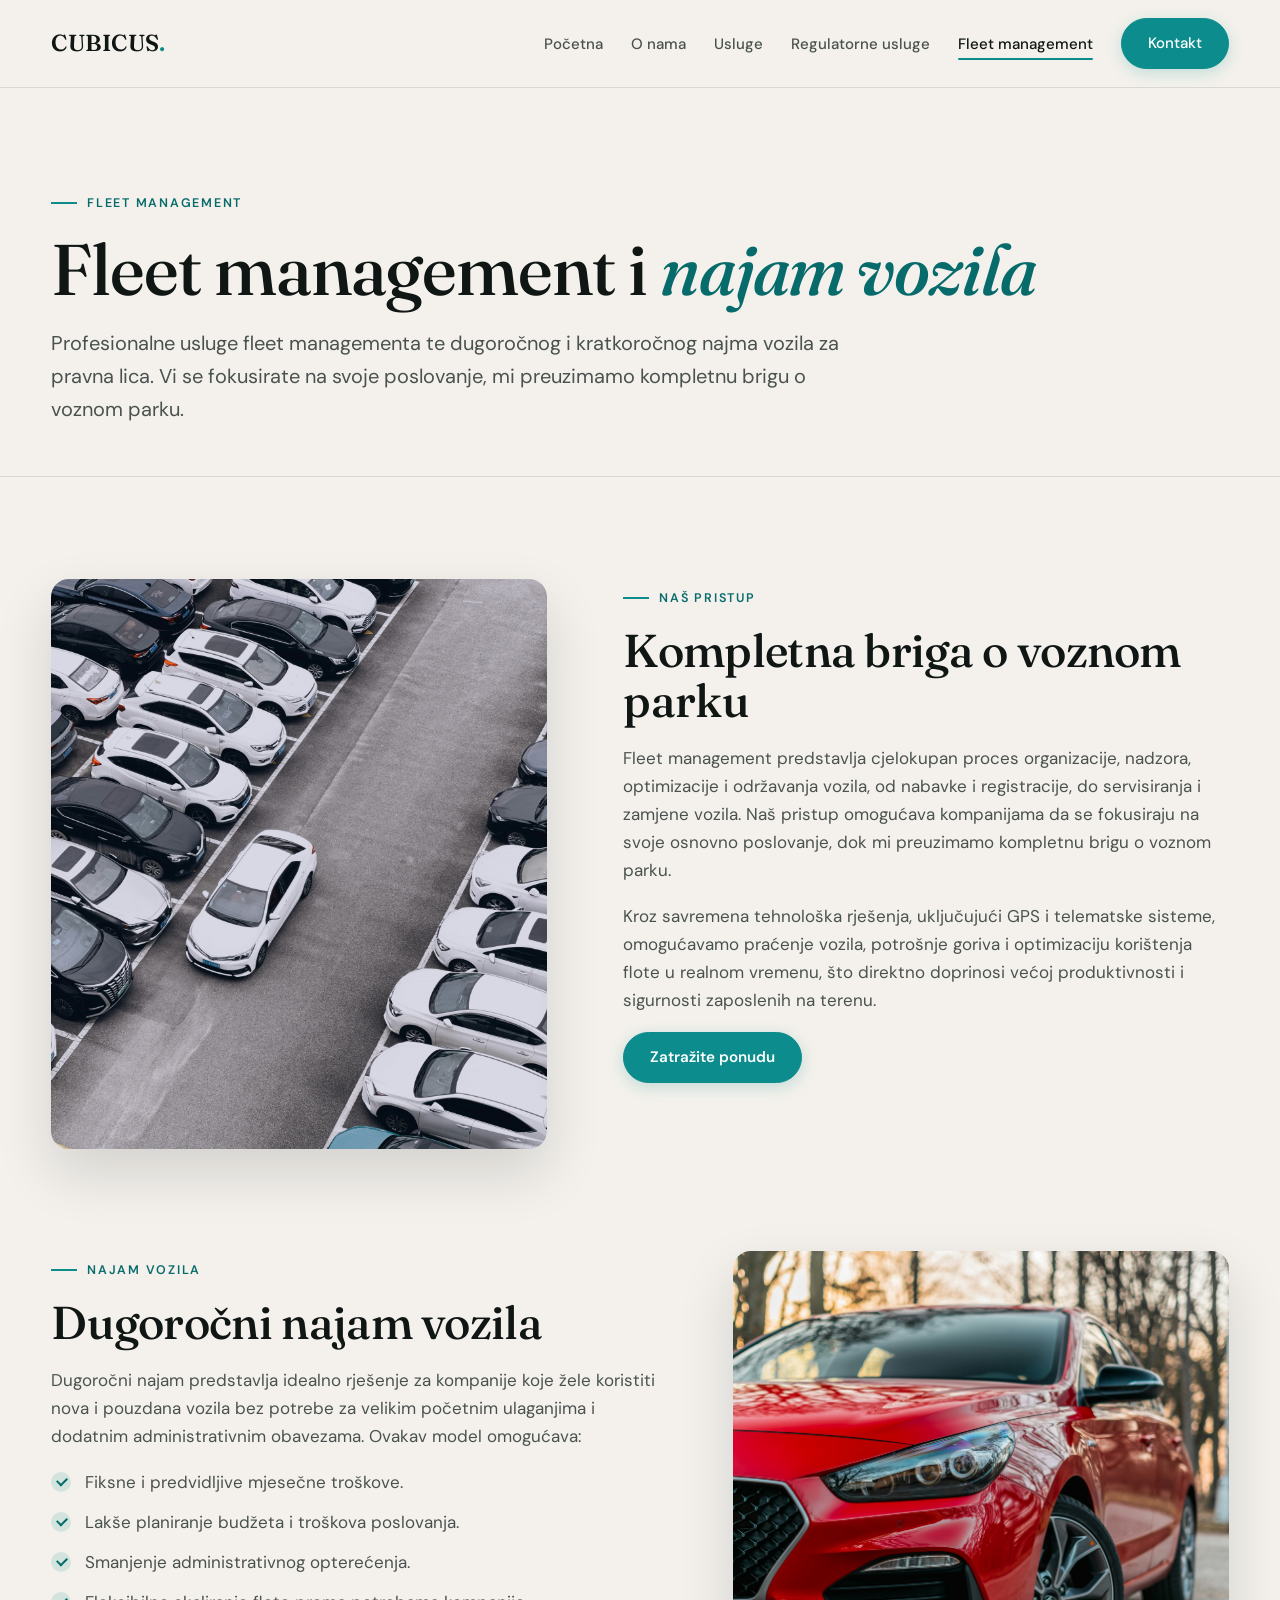
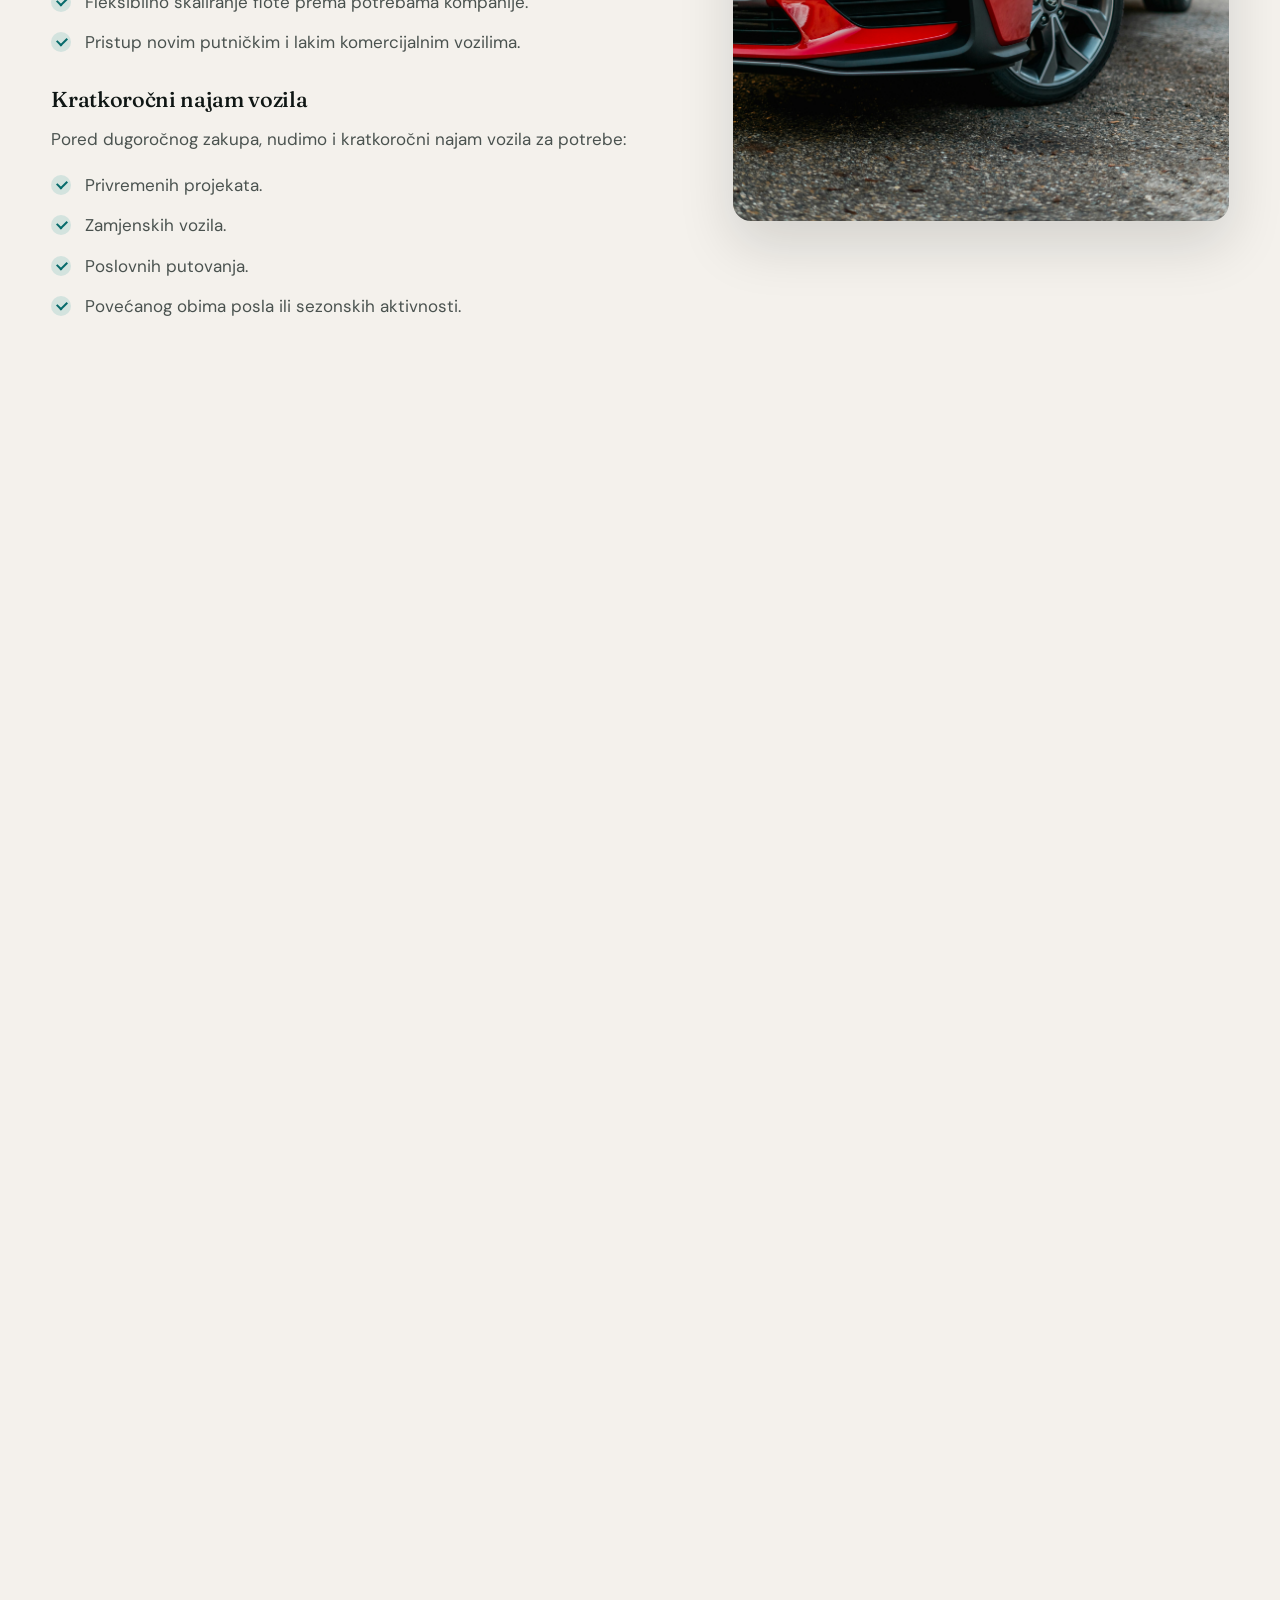
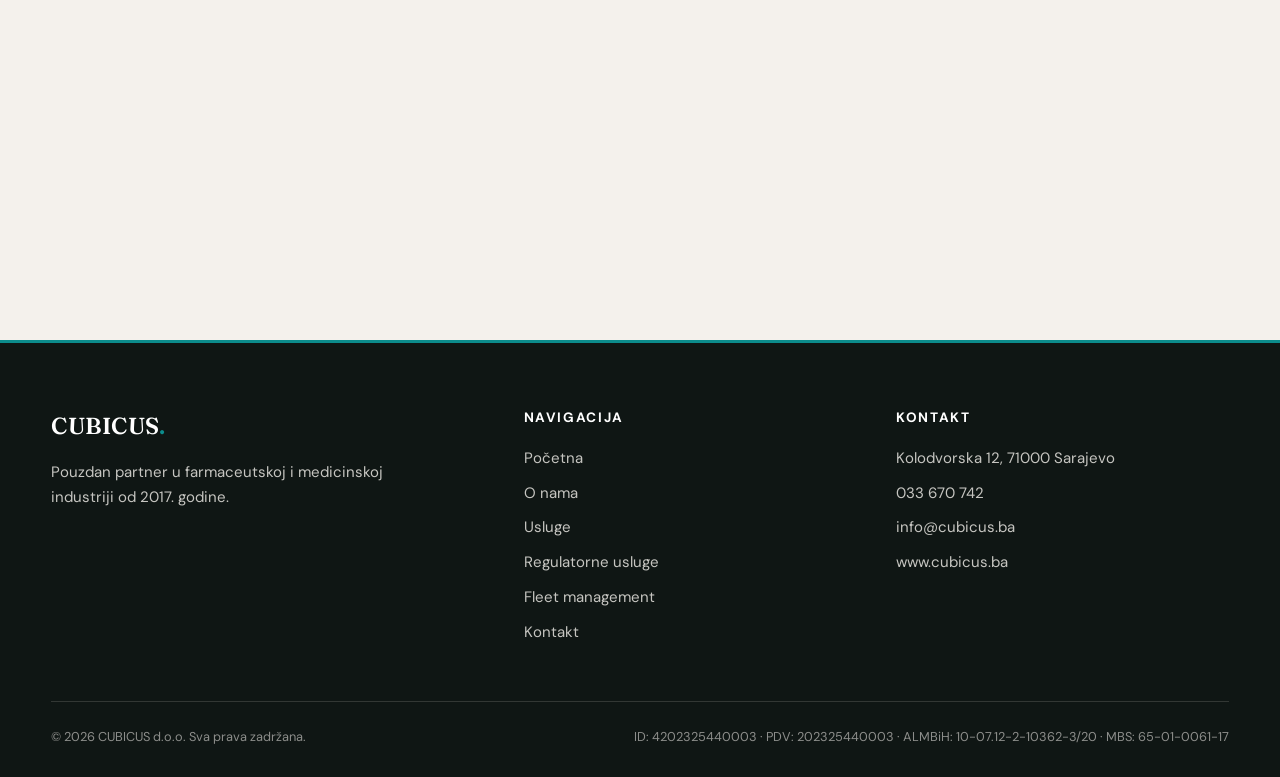
<file: cubicus 7/fleet-management.html>
<!DOCTYPE html>
<html lang="bs">
<head>
<meta charset="UTF-8">
<meta name="viewport" content="width=device-width, initial-scale=1.0">
<title>Fleet management i najam vozila | CUBICUS d.o.o.</title>
<meta name="description" content="Profesionalne usluge fleet managementa te dugoročnog i kratkoročnog najma vozila za pravna lica. CUBICUS d.o.o. Sarajevo.">
<link rel="preconnect" href="https://fonts.googleapis.com">
<link rel="preconnect" href="https://fonts.gstatic.com" crossorigin>
<link href="https://fonts.googleapis.com/css2?family=Fraunces:ital,wght@0,400;0,500;0,600;1,400;1,500&family=DM+Sans:wght@400;500;600;700&display=swap" rel="stylesheet">
<link rel="stylesheet" href="style.css">
</head>
<body>

<div class="nav-wrap"><div class="container"><nav class="nav">
  <a class="brand" href="index.html">CUBICUS<span>.</span></a>
  <ul class="nav-links">
    <li><a href="index.html">Početna</a></li>
    <li><a href="o-nama.html">O nama</a></li>
    <li><a href="usluge.html">Usluge</a></li>
    <li><a href="regulatorne-usluge.html">Regulatorne usluge</a></li>
    <li><a href="fleet-management.html" class="active">Fleet management</a></li>
    <li><a class="btn" href="kontakt.html">Kontakt</a></li>
  </ul>
  <button class="nav-toggle" aria-label="Otvori meni"><span></span><span></span><span></span></button>
</nav></div></div>

<!-- PAGE HERO -->
<header class="page-hero">
  <div class="container">
    <span class="eyebrow">Fleet management</span>
    <h1>Fleet management i <em style="color:var(--accent-deep);">najam vozila</em></h1>
    <p class="lead">Profesionalne usluge fleet managementa te dugoročnog i kratkoročnog najma vozila za pravna lica. Vi se fokusirate na svoje poslovanje, mi preuzimamo kompletnu brigu o voznom parku.</p>
  </div>
</header>

<!-- INTRO -->
<section class="section" id="pristup">
  <div class="container">
    <div class="detail-block">
      <div class="detail-aside reveal">
        <img src="images/fleet-management.jpg" alt="Vozni park pod upravljanjem kompanije CUBICUS">
      </div>
      <div class="detail-body reveal">
        <span class="eyebrow">Naš pristup</span>
        <h2>Kompletna briga o voznom parku</h2>
        <p>Fleet management predstavlja cjelokupan proces organizacije, nadzora, optimizacije i održavanja vozila, od nabavke i registracije, do servisiranja i zamjene vozila. Naš pristup omogućava kompanijama da se fokusiraju na svoje osnovno poslovanje, dok mi preuzimamo kompletnu brigu o voznom parku.</p>
        <p>Kroz savremena tehnološka rješenja, uključujući GPS i telematske sisteme, omogućavamo praćenje vozila, potrošnje goriva i optimizaciju korištenja flote u realnom vremenu, što direktno doprinosi većoj produktivnosti i sigurnosti zaposlenih na terenu.</p>
        <a class="btn" href="kontakt.html">Zatražite ponudu</a>
      </div>
    </div>
  </div>
</section>

<!-- NAJAM -->
<section class="section" id="najam" style="padding-top:0;">
  <div class="container">
    <div class="detail-block flip">
      <div class="detail-body reveal">
        <span class="eyebrow">Najam vozila</span>
        <h2>Dugoročni najam vozila</h2>
        <p>Dugoročni najam predstavlja idealno rješenje za kompanije koje žele koristiti nova i pouzdana vozila bez potrebe za velikim početnim ulaganjima i dodatnim administrativnim obavezama. Ovakav model omogućava:</p>
        <ul class="check-list">
          <li>Fiksne i predvidljive mjesečne troškove.</li>
          <li>Lakše planiranje budžeta i troškova poslovanja.</li>
          <li>Smanjenje administrativnog opterećenja.</li>
          <li>Fleksibilno skaliranje flote prema potrebama kompanije.</li>
          <li>Pristup novim putničkim i lakim komercijalnim vozilima.</li>
        </ul>
        <h3>Kratkoročni najam vozila</h3>
        <p>Pored dugoročnog zakupa, nudimo i kratkoročni najam vozila za potrebe:</p>
        <ul class="check-list">
          <li>Privremenih projekata.</li>
          <li>Zamjenskih vozila.</li>
          <li>Poslovnih putovanja.</li>
          <li>Povećanog obima posla ili sezonskih aktivnosti.</li>
        </ul>
      </div>
      <div class="detail-aside reveal">
        <img src="images/dugorocni-najam.jpg" alt="Vozila dostupna za najam">
      </div>
    </div>
  </div>
</section>

<!-- FULL FLEET -->
<section class="section" id="full-fleet" style="padding-top:0;">
  <div class="container">
    <div class="section-head center reveal">
      <span class="eyebrow">Full fleet management</span>
      <h2>Šta obuhvata naše "full fleet management" rješenje</h2>
    </div>
    <div class="how-grid">
      <div class="how-card reveal">
        <div class="icon"><svg width="24" height="24" viewBox="0 0 24 24" fill="none" stroke="currentColor" stroke-width="1.8" stroke-linecap="round" stroke-linejoin="round"><path d="M14 16H9m10 0h3v-3.15a1 1 0 0 0-.84-.99L16 11l-2.7-3.6a1 1 0 0 0-.8-.4H5.24a2 2 0 0 0-1.8 1.1l-.8 1.63A6 6 0 0 0 2 12.42V16h2"/><circle cx="6.5" cy="16.5" r="2.5"/><circle cx="16.5" cy="16.5" r="2.5"/></svg></div>
        <h3>Vozila i administracija</h3>
        <p>Dugoročni zakup novih vozila, registracija i osiguranje vozila uključujući kasko osiguranje, te upravljanje štetama i kompletnom administracijom.</p>
      </div>
      <div class="how-card reveal">
        <div class="icon"><svg width="24" height="24" viewBox="0 0 24 24" fill="none" stroke="currentColor" stroke-width="1.8" stroke-linecap="round" stroke-linejoin="round"><path d="M14.7 6.3a1 1 0 0 0 0 1.4l1.6 1.6a1 1 0 0 0 1.4 0l3.77-3.77a6 6 0 0 1-7.94 7.94l-6.91 6.91a2.12 2.12 0 0 1-3-3l6.91-6.91a6 6 0 0 1 7.94-7.94l-3.76 3.76z"/></svg></div>
        <h3>Održavanje i podrška</h3>
        <p>Redovno održavanje i servisiranje, zamjena guma i upravljanje sezonskim pneumaticima, uz pomoć na cesti dostupnu 24/7.</p>
      </div>
      <div class="how-card reveal">
        <div class="icon"><svg width="24" height="24" viewBox="0 0 24 24" fill="none" stroke="currentColor" stroke-width="1.8" stroke-linecap="round" stroke-linejoin="round"><circle cx="12" cy="10" r="3"/><path d="M12 2a8 8 0 0 0-8 8c0 1.9.7 3.7 1.9 5.2L12 22l6.1-6.8A8 8 0 0 0 12 2z"/></svg></div>
        <h3>Praćenje i optimizacija</h3>
        <p>GPS praćenje i izvještavanje u realnom vremenu, uz kontinuiranu kontrolu i optimizaciju troškova voznog parka.</p>
      </div>
    </div>
    <p class="lead reveal" style="margin:46px auto 0; text-align:center;">Naš cilj je da klijentima omogućimo maksimalnu operativnu efikasnost, sigurnost i pouzdanost voznog parka, uz minimalno administrativno opterećenje i optimalne troškove poslovanja.</p>
  </div>
</section>

<!-- STATS -->
<section class="section" style="padding-top:0;">
  <div class="container">
    <div class="stats-band reveal">
      <div><div class="num"><span data-count="60" data-suffix="+">0</span></div><div class="lbl">vozila pod upravljanjem</div></div>
      <div><div class="num"><span data-count="24" data-suffix="/7">0</span></div><div class="lbl">pomoć na cesti</div></div>
      <div><div class="num"><span data-count="15" data-suffix="%">0</span></div><div class="lbl">prosječna ušteda troškova flote</div></div>
      <div><div class="num"><span data-count="100" data-suffix="%">0</span></div><div class="lbl">GPS pokrivenost flote</div></div>
    </div>
  </div>
</section>

<!-- CTA -->
<section class="cta-section">
  <div class="container">
    <div class="cta-inner reveal">
      <h2>Moderno i efikasno upravljanje voznim parkom</h2>
      <p>Zahvaljujući fleksibilnim modelima saradnje i individualnom pristupu svakom klijentu, CUBICUS d.o.o. predstavlja pouzdanog partnera za vaš vozni park.</p>
      <a class="btn on-dark" href="kontakt.html">Kontaktirajte nas</a>
    </div>
  </div>
</section>

<footer>
  <div class="container">
    <div class="footer-grid">
      <div>
        <a class="brand" href="index.html">CUBICUS<span>.</span></a>
        <p style="margin-top:14px; font-size:0.94rem; max-width:34ch;">Pouzdan partner u farmaceutskoj i medicinskoj industriji od 2017. godine.</p>
      </div>
      <div>
        <h4>Navigacija</h4>
        <ul>
          <li><a href="index.html">Početna</a></li>
          <li><a href="o-nama.html">O nama</a></li>
          <li><a href="usluge.html">Usluge</a></li>
          <li><a href="regulatorne-usluge.html">Regulatorne usluge</a></li>
          <li><a href="fleet-management.html">Fleet management</a></li>
          <li><a href="kontakt.html">Kontakt</a></li>
        </ul>
      </div>
      <div>
        <h4>Kontakt</h4>
        <ul>
          <li>Kolodvorska 12, 71000 Sarajevo</li>
          <li><a href="tel:+38733670742">033 670 742</a></li>
          <li><a href="mailto:info@cubicus.ba">info@cubicus.ba</a></li>
          <li>www.cubicus.ba</li>
        </ul>
      </div>
    </div>
    <div class="footer-legal">
      <span>&copy; 2026 CUBICUS d.o.o. Sva prava zadržana.</span>
      <span>ID: 4202325440003 &#183; PDV: 202325440003 &#183; ALMBiH: 10-07.12-2-10362-3/20 &#183; MBS: 65-01-0061-17</span>
    </div>
  </div>
</footer>

<script src="script.js"></script>
</body>
</html>
</file>
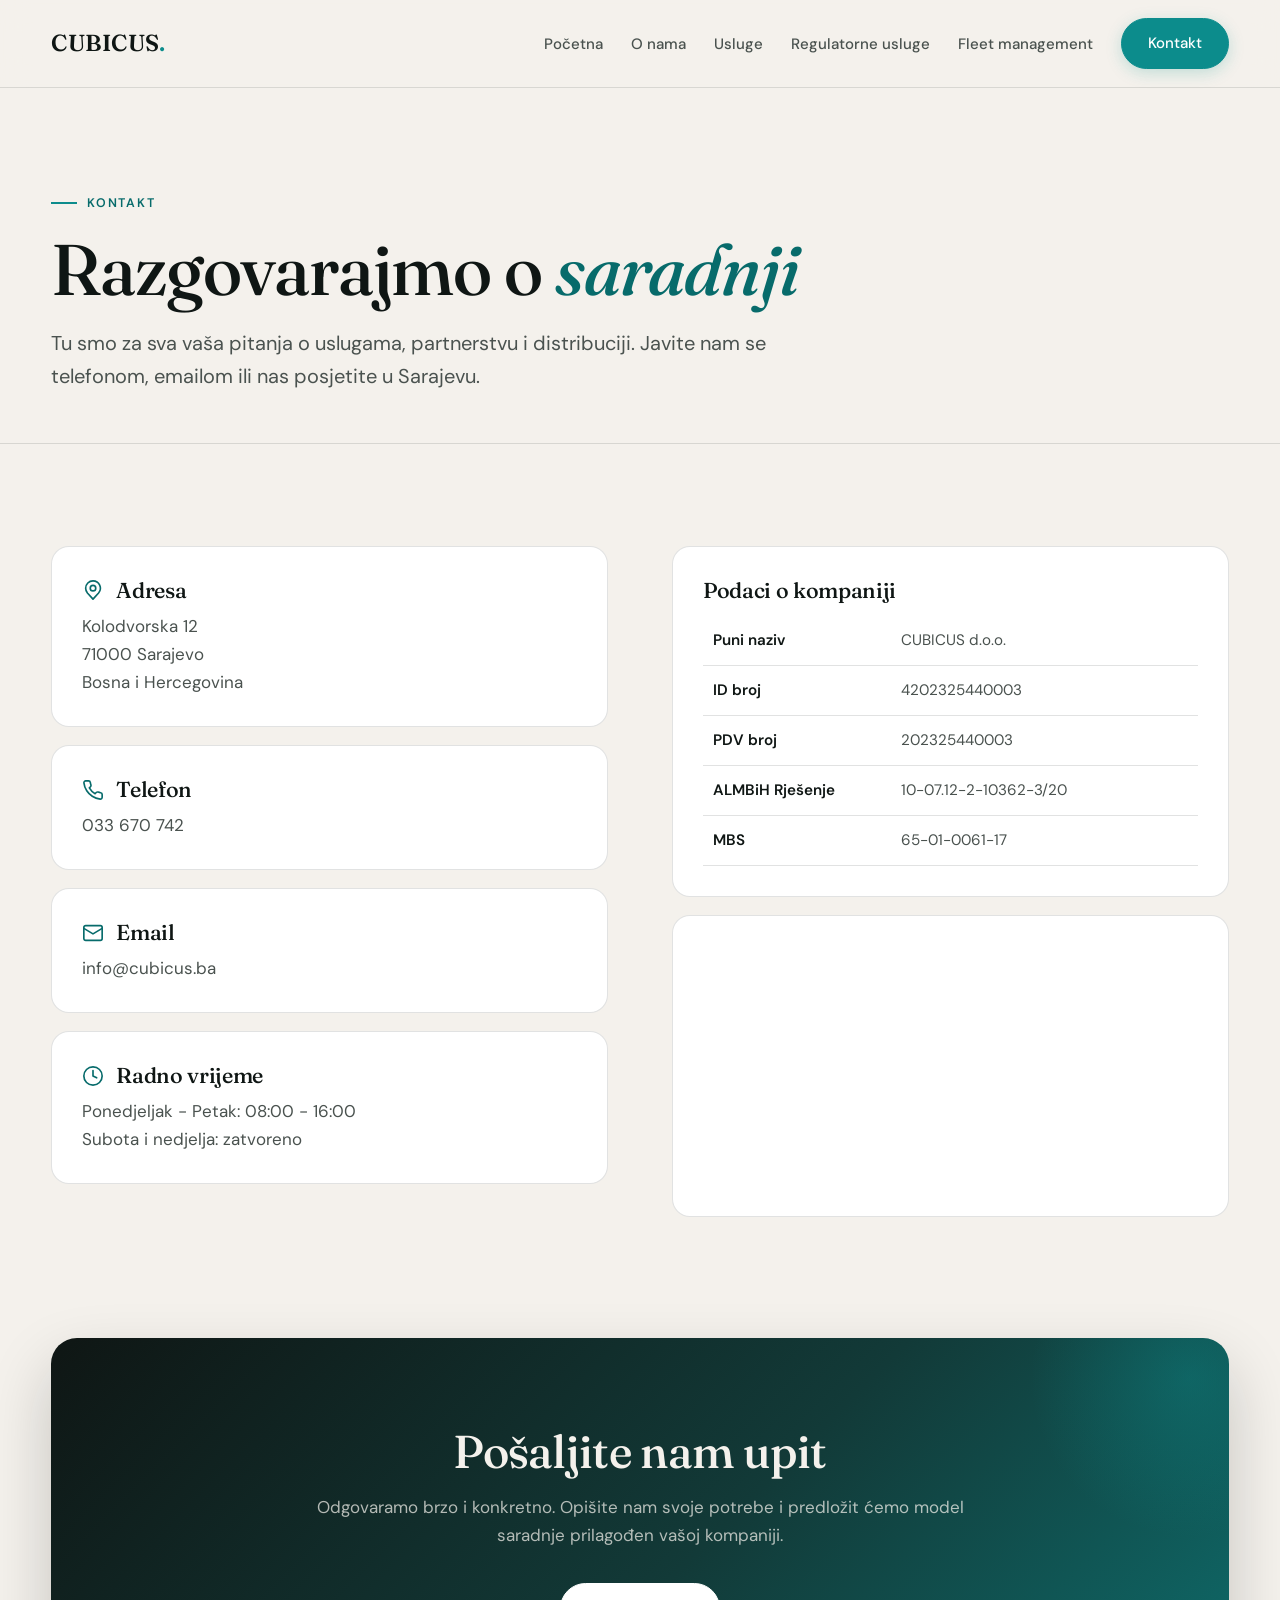
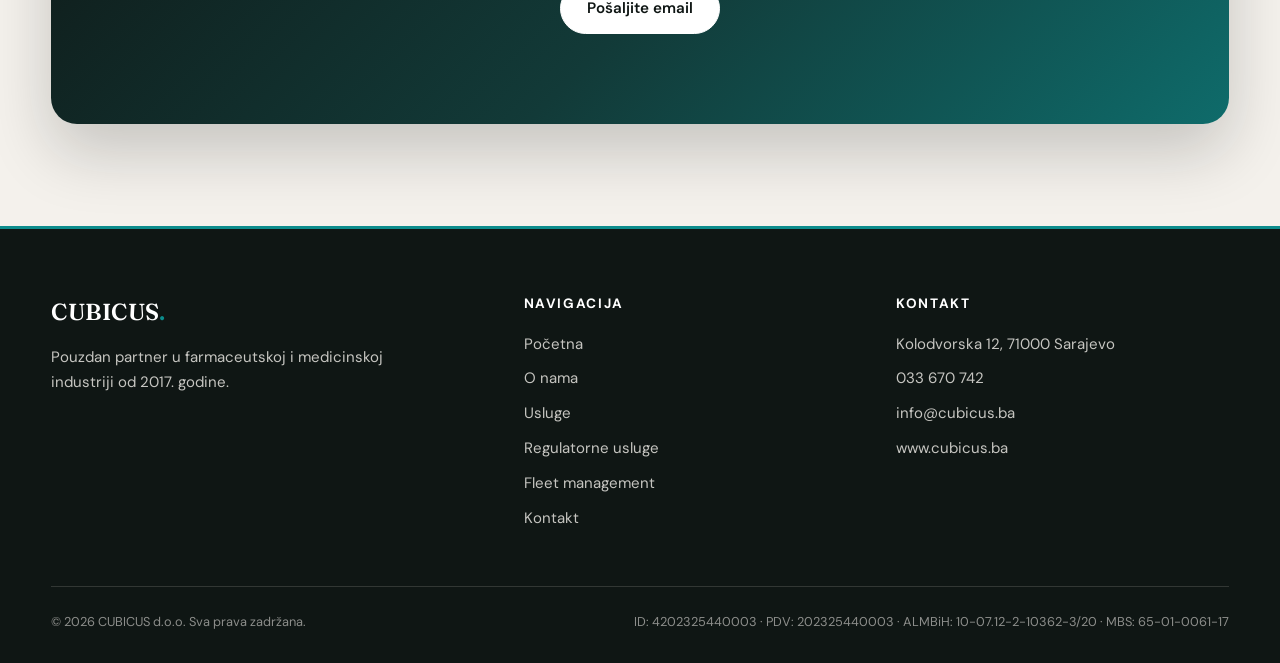
<file: cubicus 7/kontakt.html>
<!DOCTYPE html>
<html lang="bs">
<head>
<meta charset="UTF-8">
<meta name="viewport" content="width=device-width, initial-scale=1.0">
<title>Kontakt | CUBICUS d.o.o.</title>
<meta name="description" content="Kontaktirajte CUBICUS d.o.o. Kolodvorska 12, 71000 Sarajevo. Telefon 033 670 742, email info@cubicus.ba.">
<link rel="preconnect" href="https://fonts.googleapis.com">
<link rel="preconnect" href="https://fonts.gstatic.com" crossorigin>
<link href="https://fonts.googleapis.com/css2?family=Fraunces:ital,wght@0,400;0,500;0,600;1,400;1,500&family=DM+Sans:wght@400;500;600;700&display=swap" rel="stylesheet">
<link rel="stylesheet" href="style.css">
</head>
<body>

<div class="nav-wrap"><div class="container"><nav class="nav">
  <a class="brand" href="index.html">CUBICUS<span>.</span></a>
  <ul class="nav-links">
    <li><a href="index.html">Početna</a></li>
    <li><a href="o-nama.html">O nama</a></li>
    <li><a href="usluge.html">Usluge</a></li>
    <li><a href="regulatorne-usluge.html">Regulatorne usluge</a></li>
    <li><a href="fleet-management.html">Fleet management</a></li>
    <li><a class="btn" href="kontakt.html">Kontakt</a></li>
  </ul>
  <button class="nav-toggle" aria-label="Otvori meni"><span></span><span></span><span></span></button>
</nav></div></div>

<!-- PAGE HERO -->
<header class="page-hero">
  <div class="container">
    <span class="eyebrow">Kontakt</span>
    <h1>Razgovarajmo o <em style="color:var(--accent-deep);">saradnji</em></h1>
    <p class="lead">Tu smo za sva vaša pitanja o uslugama, partnerstvu i distribuciji. Javite nam se telefonom, emailom ili nas posjetite u Sarajevu.</p>
  </div>
</header>

<!-- CONTACT -->
<section class="section">
  <div class="container">
    <div class="contact-grid">
      <div class="reveal">
        <div class="contact-card">
          <h3><svg width="22" height="22" viewBox="0 0 24 24" fill="none" stroke="currentColor" stroke-width="1.8" stroke-linecap="round" stroke-linejoin="round"><path d="M12 2a8 8 0 0 0-8 8c0 1.9.7 3.7 1.9 5.2L12 22l6.1-6.8A8 8 0 0 0 12 2z"/><circle cx="12" cy="10" r="3"/></svg> Adresa</h3>
          <p>Kolodvorska 12<br>71000 Sarajevo<br>Bosna i Hercegovina</p>
        </div>
        <div class="contact-card">
          <h3><svg width="22" height="22" viewBox="0 0 24 24" fill="none" stroke="currentColor" stroke-width="1.8" stroke-linecap="round" stroke-linejoin="round"><path d="M22 16.92v3a2 2 0 0 1-2.18 2 19.79 19.79 0 0 1-8.63-3.07 19.5 19.5 0 0 1-6-6A19.79 19.79 0 0 1 2.08 4.18 2 2 0 0 1 4.06 2h3a2 2 0 0 1 2 1.72c.12.9.34 1.78.66 2.62a2 2 0 0 1-.45 2.11L8 9.72a16 16 0 0 0 6.29 6.29l1.27-1.27a2 2 0 0 1 2.11-.45c.84.32 1.72.54 2.62.66A2 2 0 0 1 22 16.92z"/></svg> Telefon</h3>
          <p><a href="tel:+38733670742">033 670 742</a></p>
        </div>
        <div class="contact-card">
          <h3><svg width="22" height="22" viewBox="0 0 24 24" fill="none" stroke="currentColor" stroke-width="1.8" stroke-linecap="round" stroke-linejoin="round"><rect x="2" y="4" width="20" height="16" rx="2"/><path d="M22 7l-10 6L2 7"/></svg> Email</h3>
          <p><a href="mailto:info@cubicus.ba">info@cubicus.ba</a></p>
        </div>
        <div class="contact-card">
          <h3><svg width="22" height="22" viewBox="0 0 24 24" fill="none" stroke="currentColor" stroke-width="1.8" stroke-linecap="round" stroke-linejoin="round"><circle cx="12" cy="12" r="10"/><path d="M12 6v6l4 2"/></svg> Radno vrijeme</h3>
          <p>Ponedjeljak - Petak: 08:00 - 16:00<br>Subota i nedjelja: zatvoreno</p>
        </div>
      </div>
      <div class="reveal">
        <div class="contact-card" style="margin-bottom:18px;">
          <h3>Podaci o kompaniji</h3>
          <table class="legal-table" style="margin-top:12px;">
            <tr><td>Puni naziv</td><td>CUBICUS d.o.o.</td></tr>
            <tr><td>ID broj</td><td>4202325440003</td></tr>
            <tr><td>PDV broj</td><td>202325440003</td></tr>
            <tr><td>ALMBiH Rješenje</td><td>10-07.12-2-10362-3/20</td></tr>
            <tr><td>MBS</td><td>65-01-0061-17</td></tr>
          </table>
        </div>
        <div class="contact-card" style="padding:0; overflow:hidden;">
          <iframe
            title="Lokacija CUBICUS d.o.o. na mapi"
            src="https://www.google.com/maps?q=Kolodvorska%2012%2C%2071000%20Sarajevo&output=embed"
            width="100%" height="300" style="border:0; display:block;"
            loading="lazy" referrerpolicy="no-referrer-when-downgrade" allowfullscreen>
          </iframe>
        </div>
      </div>
    </div>
  </div>
</section>

<!-- CTA -->
<section class="cta-section">
  <div class="container">
    <div class="cta-inner reveal">
      <h2>Pošaljite nam upit</h2>
      <p>Odgovaramo brzo i konkretno. Opišite nam svoje potrebe i predložit ćemo model saradnje prilagođen vašoj kompaniji.</p>
      <a class="btn on-dark" href="mailto:info@cubicus.ba">Pošaljite email</a>
    </div>
  </div>
</section>

<footer>
  <div class="container">
    <div class="footer-grid">
      <div>
        <a class="brand" href="index.html">CUBICUS<span>.</span></a>
        <p style="margin-top:14px; font-size:0.94rem; max-width:34ch;">Pouzdan partner u farmaceutskoj i medicinskoj industriji od 2017. godine.</p>
      </div>
      <div>
        <h4>Navigacija</h4>
        <ul>
          <li><a href="index.html">Početna</a></li>
          <li><a href="o-nama.html">O nama</a></li>
          <li><a href="usluge.html">Usluge</a></li>
          <li><a href="regulatorne-usluge.html">Regulatorne usluge</a></li>
          <li><a href="fleet-management.html">Fleet management</a></li>
          <li><a href="kontakt.html">Kontakt</a></li>
        </ul>
      </div>
      <div>
        <h4>Kontakt</h4>
        <ul>
          <li>Kolodvorska 12, 71000 Sarajevo</li>
          <li><a href="tel:+38733670742">033 670 742</a></li>
          <li><a href="mailto:info@cubicus.ba">info@cubicus.ba</a></li>
          <li>www.cubicus.ba</li>
        </ul>
      </div>
    </div>
    <div class="footer-legal">
      <span>&copy; 2026 CUBICUS d.o.o. Sva prava zadržana.</span>
      <span>ID: 4202325440003 &#183; PDV: 202325440003 &#183; ALMBiH: 10-07.12-2-10362-3/20 &#183; MBS: 65-01-0061-17</span>
    </div>
  </div>
</footer>

<script src="script.js"></script>
</body>
</html>
</file>
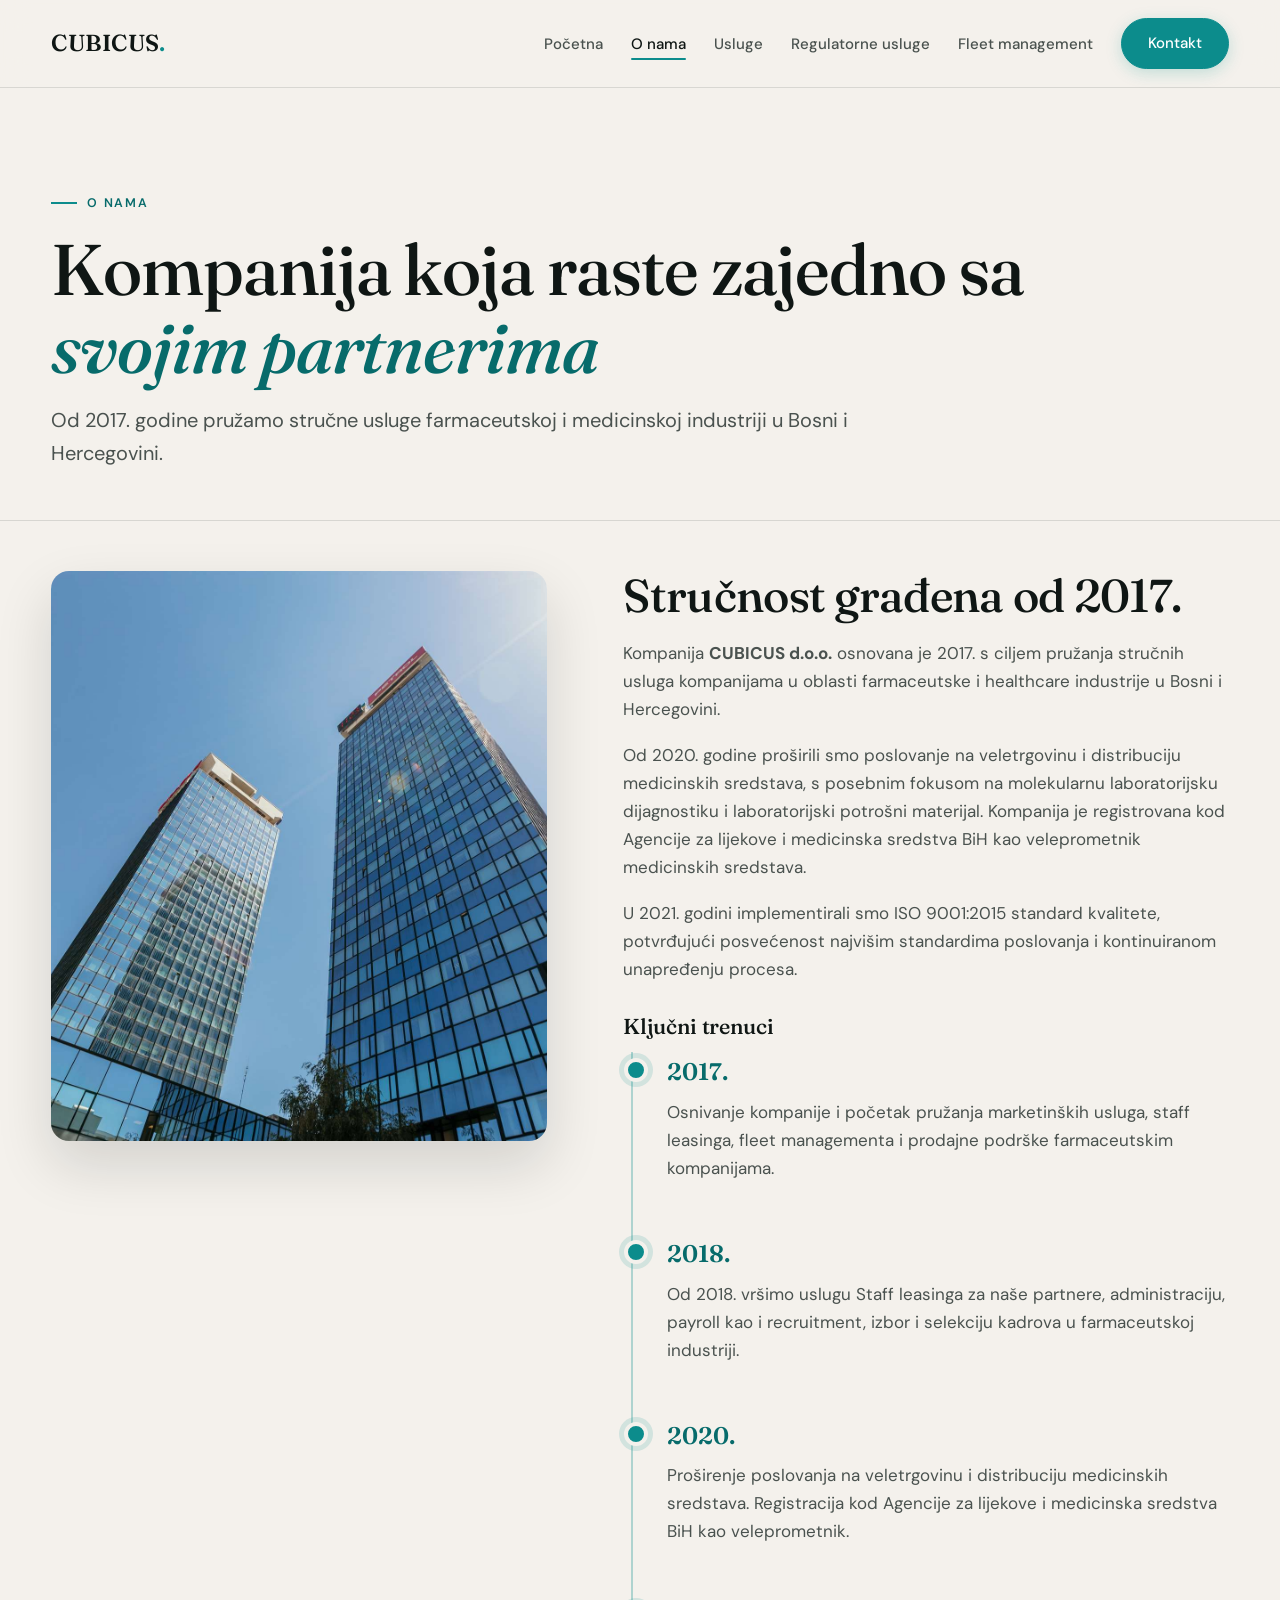
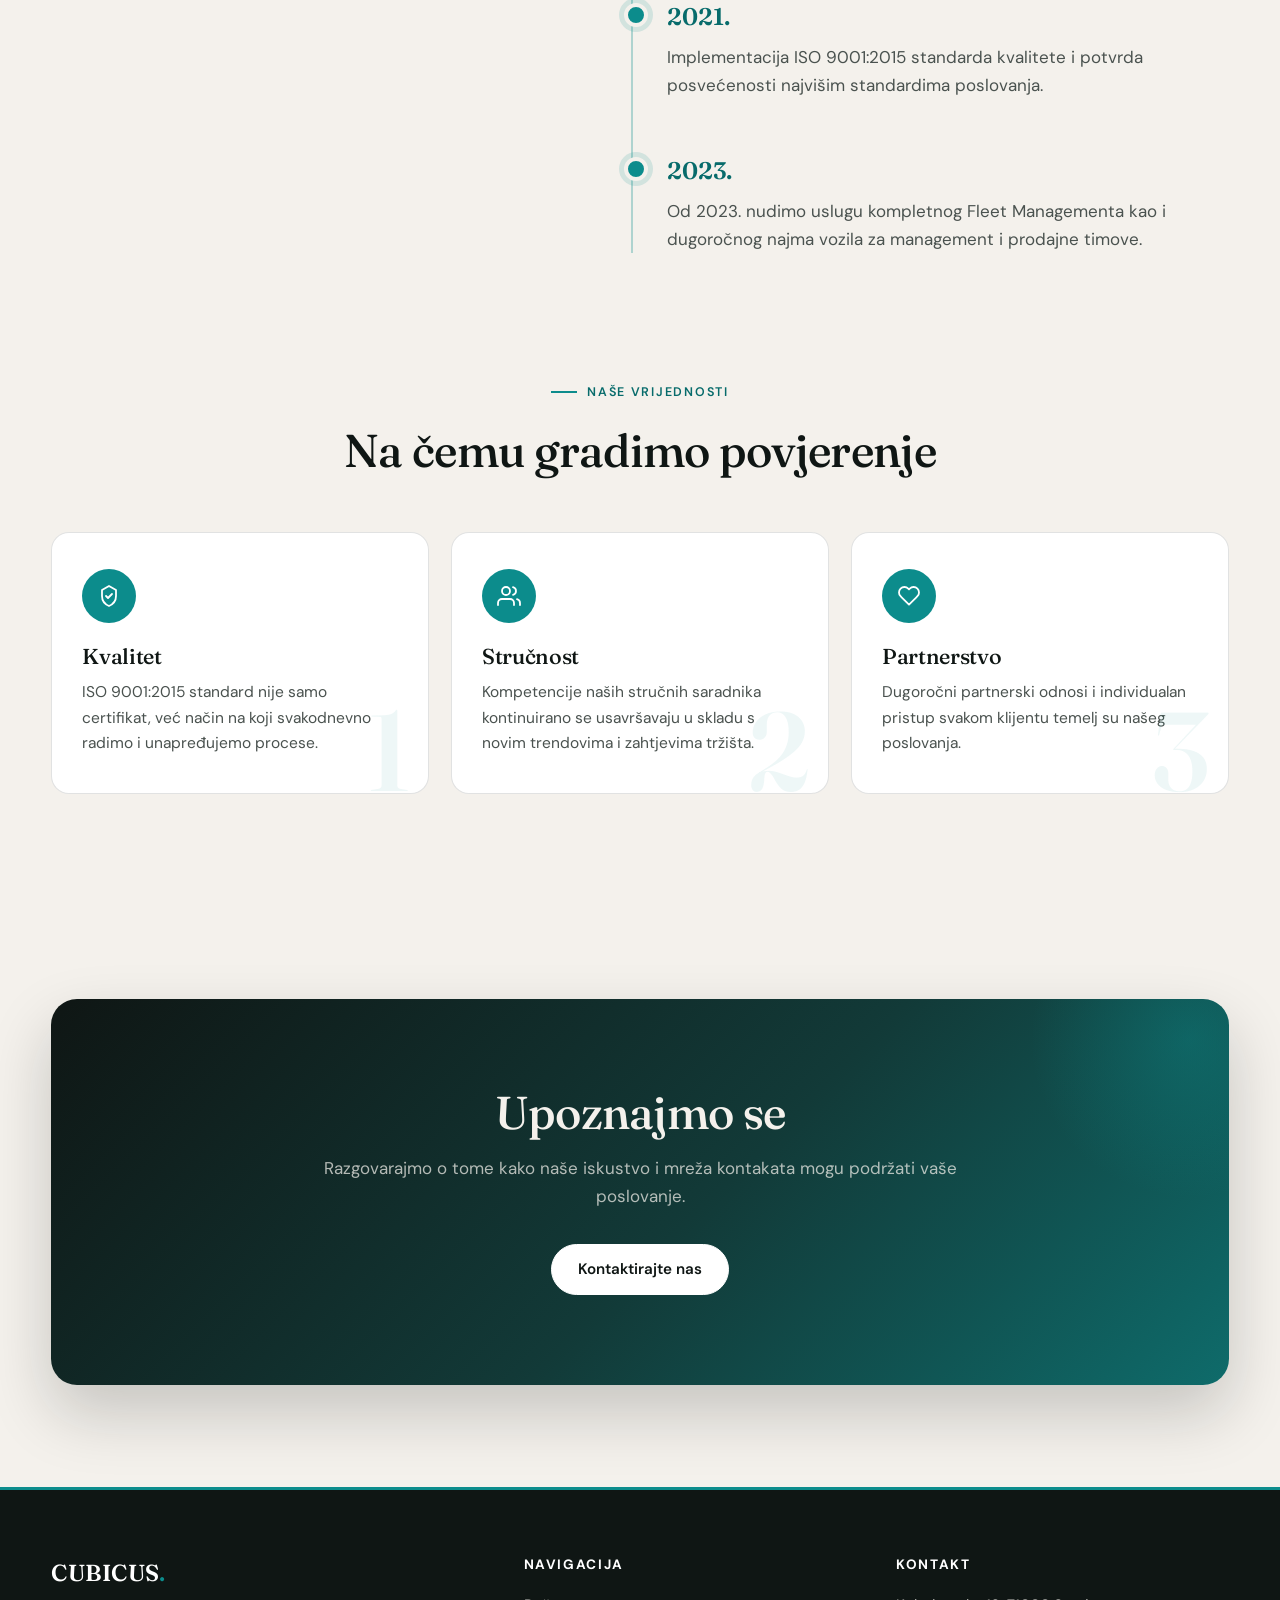
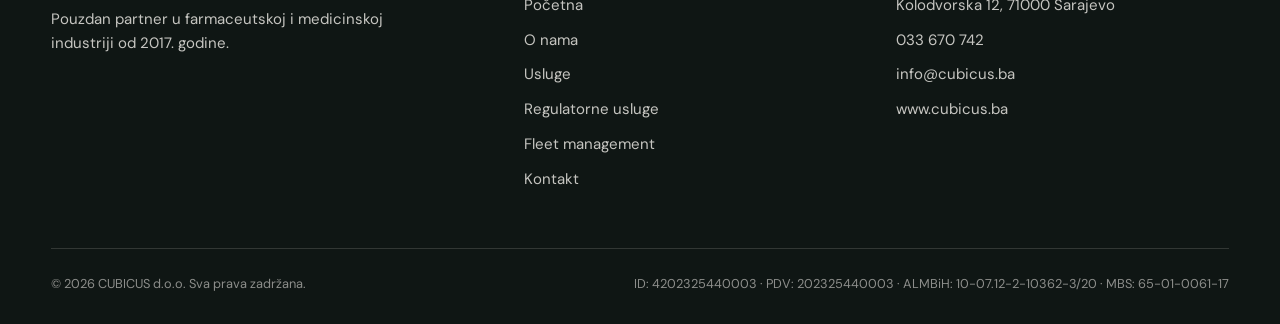
<file: cubicus 7/o-nama.html>
<!DOCTYPE html>
<html lang="bs">
<head>
<meta charset="UTF-8">
<meta name="viewport" content="width=device-width, initial-scale=1.0">
<title>O nama | CUBICUS d.o.o.</title>
<meta name="description" content="Kompanija CUBICUS d.o.o. osnovana je 2017. godine s ciljem pružanja stručnih usluga za farmaceutsku industriju.">
<link rel="preconnect" href="https://fonts.googleapis.com">
<link rel="preconnect" href="https://fonts.gstatic.com" crossorigin>
<link href="https://fonts.googleapis.com/css2?family=Fraunces:ital,wght@0,400;0,500;0,600;1,400;1,500&family=DM+Sans:wght@400;500;600;700&display=swap" rel="stylesheet">
<link rel="stylesheet" href="style.css">
</head>
<body>

<div class="nav-wrap"><div class="container"><nav class="nav">
  <a class="brand" href="index.html">CUBICUS<span>.</span></a>
  <ul class="nav-links">
    <li><a href="index.html">Početna</a></li>
    <li><a href="o-nama.html" class="active">O nama</a></li>
    <li><a href="usluge.html">Usluge</a></li>
    <li><a href="regulatorne-usluge.html">Regulatorne usluge</a></li>
    <li><a href="fleet-management.html">Fleet management</a></li>
    <li><a class="btn" href="kontakt.html">Kontakt</a></li>
  </ul>
  <button class="nav-toggle" aria-label="Otvori meni"><span></span><span></span><span></span></button>
</nav></div></div>

<header class="page-hero">
  <div class="container">
    <span class="eyebrow">O nama</span>
    <h1>Kompanija koja raste zajedno sa <em style="color:var(--accent-deep);">svojim partnerima</em></h1>
    <p class="lead">Od 2017. godine pružamo stručne usluge farmaceutskoj i medicinskoj industriji u Bosni i Hercegovini.</p>
  </div>
</header>

<section class="section" style="padding-top:clamp(30px,4vw,50px);">
  <div class="container detail-block">
    <div class="detail-aside reveal">
      <img src="images/o-nama-zgrada.jpg" alt="Poslovna zgrada">
    </div>
    <div class="detail-body">
      <h2>Stručnost građena od 2017.</h2>
      <p>Kompanija <strong>CUBICUS d.o.o.</strong> osnovana je 2017. s ciljem pružanja stručnih usluga kompanijama u oblasti farmaceutske i healthcare industrije u Bosni i Hercegovini.</p>
      <p>Od 2020. godine proširili smo poslovanje na veletrgovinu i distribuciju medicinskih sredstava, s posebnim fokusom na molekularnu laboratorijsku dijagnostiku i laboratorijski potrošni materijal. Kompanija je registrovana kod Agencije za lijekove i medicinska sredstva BiH kao veleprometnik medicinskih sredstava.</p>
      <p>U 2021. godini implementirali smo ISO 9001:2015 standard kvalitete, potvrđujući posvećenost najvišim standardima poslovanja i kontinuiranom unapređenju procesa.</p>

      <h3>Ključni trenuci</h3>
      <div class="timeline">
        <div class="timeline-item">
          <div class="year">2017.</div>
          <p>Osnivanje kompanije i početak pružanja marketinških usluga, staff leasinga, fleet managementa i prodajne podrške farmaceutskim kompanijama.</p>
        </div>
        <div class="timeline-item">
          <div class="year">2018.</div>
          <p>Od 2018. vršimo uslugu Staff leasinga za naše partnere, administraciju, payroll kao i recruitment, izbor i selekciju kadrova u farmaceutskoj industriji.</p>
        </div>
        <div class="timeline-item">
          <div class="year">2020.</div>
          <p>Proširenje poslovanja na veletrgovinu i distribuciju medicinskih sredstava. Registracija kod Agencije za lijekove i medicinska sredstva BiH kao veleprometnik.</p>
        </div>
        <div class="timeline-item">
          <div class="year">2021.</div>
          <p>Implementacija ISO 9001:2015 standarda kvalitete i potvrda posvećenosti najvišim standardima poslovanja.</p>
        </div>
        <div class="timeline-item">
          <div class="year">2023.</div>
          <p>Od 2023. nudimo uslugu kompletnog Fleet Managementa kao i dugoročnog najma vozila za management i prodajne timove.</p>
        </div>
      </div>
    </div>
  </div>
</section>

<section class="section" style="padding-top:0;">
  <div class="container">
    <div class="section-head center reveal">
      <span class="eyebrow">Naše vrijednosti</span>
      <h2>Na čemu gradimo povjerenje</h2>
    </div>
    <div class="how-grid">
      <div class="how-card reveal">
        <div class="icon"><svg width="24" height="24" viewBox="0 0 24 24" fill="none" stroke="currentColor" stroke-width="1.8" stroke-linecap="round" stroke-linejoin="round"><path d="M12 2l7 4v6c0 5-3.5 8.5-7 10-3.5-1.5-7-5-7-10V6l7-4z"/><path d="M9 12l2 2 4-4"/></svg></div>
        <h3>Kvalitet</h3>
        <p>ISO 9001:2015 standard nije samo certifikat, već način na koji svakodnevno radimo i unapređujemo procese.</p>
      </div>
      <div class="how-card reveal">
        <div class="icon"><svg width="24" height="24" viewBox="0 0 24 24" fill="none" stroke="currentColor" stroke-width="1.8" stroke-linecap="round" stroke-linejoin="round"><path d="M17 21v-2a4 4 0 0 0-4-4H5a4 4 0 0 0-4 4v2"/><circle cx="9" cy="7" r="4"/><path d="M23 21v-2a4 4 0 0 0-3-3.87"/><path d="M16 3.13a4 4 0 0 1 0 7.75"/></svg></div>
        <h3>Stručnost</h3>
        <p>Kompetencije naših stručnih saradnika kontinuirano se usavršavaju u skladu s novim trendovima i zahtjevima tržišta.</p>
      </div>
      <div class="how-card reveal">
        <div class="icon"><svg width="24" height="24" viewBox="0 0 24 24" fill="none" stroke="currentColor" stroke-width="1.8" stroke-linecap="round" stroke-linejoin="round"><path d="M20.42 4.58a5.4 5.4 0 0 0-7.65 0L12 5.36l-.77-.78a5.4 5.4 0 0 0-7.65 7.65l1.06 1.06L12 20.64l7.36-7.35 1.06-1.06a5.4 5.4 0 0 0 0-7.65z"/></svg></div>
        <h3>Partnerstvo</h3>
        <p>Dugoročni partnerski odnosi i individualan pristup svakom klijentu temelj su našeg poslovanja.</p>
      </div>
    </div>
  </div>
</section>


<section class="section cta-section" style="padding-top:clamp(64px,8vw,110px);">
  <div class="container">
    <div class="cta-inner reveal">
      <h2>Upoznajmo se</h2>
      <p>Razgovarajmo o tome kako naše iskustvo i mreža kontakata mogu podržati vaše poslovanje.</p>
      <a class="btn on-dark" href="kontakt.html">Kontaktirajte nas</a>
    </div>
  </div>
</section>

<footer>
  <div class="container">
    <div class="footer-grid">
      <div>
        <a class="brand" href="index.html">CUBICUS<span>.</span></a>
        <p style="margin-top:14px; font-size:0.94rem; max-width:34ch;">Pouzdan partner u farmaceutskoj i medicinskoj industriji od 2017. godine.</p>
      </div>
      <div>
        <h4>Navigacija</h4>
        <ul>
          <li><a href="index.html">Početna</a></li>
          <li><a href="o-nama.html">O nama</a></li>
          <li><a href="usluge.html">Usluge</a></li>
          <li><a href="regulatorne-usluge.html">Regulatorne usluge</a></li>
          <li><a href="fleet-management.html">Fleet management</a></li>
          <li><a href="kontakt.html">Kontakt</a></li>
        </ul>
      </div>
      <div>
        <h4>Kontakt</h4>
        <ul>
          <li>Kolodvorska 12, 71000 Sarajevo</li>
          <li><a href="tel:+38733670742">033 670 742</a></li>
          <li><a href="mailto:info@cubicus.ba">info@cubicus.ba</a></li>
          <li>www.cubicus.ba</li>
        </ul>
      </div>
    </div>
    <div class="footer-legal">
      <span>&copy; 2026 CUBICUS d.o.o. Sva prava zadržana.</span>
      <span>ID: 4202325440003 &#183; PDV: 202325440003 &#183; ALMBiH: 10-07.12-2-10362-3/20 &#183; MBS: 65-01-0061-17</span>
    </div>
  </div>
</footer>

<script src="script.js"></script>
</body>
</html>
</file>
<file: cubicus 7/style.css>
/* CUBICUS d.o.o. - shared styles */
:root {
  --bg: #F4F1EC;
  --bg-soft: #ECE8E0;
  --ink: #0F1614;
  --ink-soft: #4A524F;
  --accent: #0C8C8C;
  --accent-deep: #076B6B;
  --line: rgba(15, 22, 20, 0.12);
  --card: #FFFFFF;
  --radius: 18px;
  --font-display: "Fraunces", serif;
  --font-body: "DM Sans", sans-serif;
}

* { margin: 0; padding: 0; box-sizing: border-box; }
html { scroll-behavior: smooth; }
body {
  background: var(--bg);
  color: var(--ink);
  font-family: var(--font-body);
  font-size: 17px;
  line-height: 1.65;
  -webkit-font-smoothing: antialiased;
}
img { max-width: 100%; display: block; }
a { color: inherit; text-decoration: none; }
.container { width: min(1180px, 92%); margin: 0 auto; }

h1, h2, h3, .display { font-family: var(--font-display); font-weight: 500; line-height: 1.08; letter-spacing: -0.015em; }
h1 { font-size: clamp(2.6rem, 5.6vw, 4.6rem); }
h2 { font-size: clamp(2rem, 3.6vw, 3rem); }
h3 { font-size: 1.35rem; line-height: 1.25; }
.lead { font-size: clamp(1.05rem, 1.6vw, 1.25rem); color: var(--ink-soft); max-width: 58ch; }

.eyebrow {
  display: inline-flex; align-items: center; gap: 10px;
  font-size: 0.78rem; font-weight: 600; letter-spacing: 0.14em;
  text-transform: uppercase; color: var(--accent-deep);
  margin-bottom: 18px;
}
.eyebrow::before { content: ""; width: 26px; height: 2px; background: var(--accent); }

/* ---------- Navigation ---------- */
.nav-wrap {
  position: sticky; top: 0; z-index: 60;
  background: rgba(244, 241, 236, 0.86);
  backdrop-filter: blur(14px);
  -webkit-backdrop-filter: blur(14px);
  border-bottom: 1px solid var(--line);
}
.nav {
  display: flex; align-items: center; justify-content: space-between;
  padding: 18px 0;
}
.brand { font-family: var(--font-display); font-size: 1.45rem; font-weight: 600; letter-spacing: 0.02em; }
.brand span { color: var(--accent); }
.nav-links { display: flex; align-items: center; gap: 28px; list-style: none; }
.nav-links a { font-size: 0.94rem; font-weight: 500; color: var(--ink-soft); transition: color 0.2s; }
.nav-links a:hover, .nav-links a.active { color: var(--ink); }
.nav-links a.active { position: relative; }
.nav-links a.active::after {
  content: ""; position: absolute; left: 0; right: 0; bottom: -6px;
  height: 2px; background: var(--accent); border-radius: 2px;
}
.btn {
  display: inline-flex; align-items: center; gap: 10px;
  background: var(--accent); color: #FFFFFF !important;
  font-weight: 600; font-size: 0.95rem;
  padding: 12px 26px; border-radius: 999px;
  border: 1px solid var(--accent);
  transition: background 0.25s, transform 0.25s;
}
.btn:hover { background: var(--accent-deep); transform: translateY(-2px); }
.btn.ghost { background: transparent; color: var(--ink) !important; border-color: var(--line); }
.btn.ghost:hover { border-color: var(--ink); background: transparent; }
.btn.on-dark { background: #FFFFFF; color: var(--ink) !important; border-color: #FFFFFF; }
.btn.on-dark:hover { background: var(--bg); }
.nav-toggle { display: none; background: none; border: none; cursor: pointer; padding: 6px; }
.nav-toggle span { display: block; width: 24px; height: 2px; background: var(--ink); margin: 5px 0; transition: 0.3s; }

/* ---------- Hero ---------- */
.hero { padding: clamp(60px, 9vw, 110px) 0 clamp(40px, 6vw, 70px); position: relative; }
.hero-grid { display: grid; grid-template-columns: 1.15fr 0.85fr; gap: 48px; align-items: center; }
.hero h1 em { font-style: italic; color: var(--accent-deep); }
.hero-actions { display: flex; gap: 16px; margin-top: 34px; flex-wrap: wrap; }
.hero-side { position: relative; }
.hero-side img { border-radius: var(--radius); aspect-ratio: 4 / 5; object-fit: cover; }

/* Spinning ISO chip */
.spin-chip {
  position: absolute; bottom: -34px; left: -34px;
  width: 128px; height: 128px; z-index: 5;
}
.spin-chip svg { width: 100%; height: 100%; animation: spin 16s linear infinite; }
.spin-chip .chip-core {
  position: absolute; inset: 0; display: flex; align-items: center; justify-content: center;
}
.spin-chip .chip-core svg { width: 44px; height: 44px; animation: none; }
@keyframes spin { to { transform: rotate(360deg); } }
@media (prefers-reduced-motion: reduce) {
  .spin-chip svg { animation: none; }
  html { scroll-behavior: auto; }
}

/* ---------- Wide feature image + floating stats ---------- */
.feature-band { padding: clamp(30px, 5vw, 60px) 0 110px; }
.feature-media { position: relative; }
.feature-media > img {
  width: 100%; height: clamp(320px, 46vw, 520px);
  object-fit: cover; border-radius: var(--radius);
}
.float-cards {
  position: absolute; left: 4%; right: 4%; bottom: -64px;
  display: grid; grid-template-columns: repeat(3, 1fr); gap: 20px;
}
.stat-card {
  background: var(--card); border-radius: var(--radius);
  padding: 26px 28px; box-shadow: 0 18px 44px rgba(15, 22, 20, 0.12);
  border: 1px solid var(--line);
}
.stat-card .num { font-family: var(--font-display); font-size: 2.2rem; font-weight: 600; color: var(--accent-deep); }
.stat-card .lbl { font-size: 0.92rem; color: var(--ink-soft); margin-top: 4px; }

/* ---------- Logo marquee ---------- */
.marquee-section { padding: 54px 0; border-top: 1px solid var(--line); border-bottom: 1px solid var(--line); overflow: hidden; }
.marquee-label { text-align: center; font-size: 0.8rem; letter-spacing: 0.16em; text-transform: uppercase; color: var(--ink-soft); margin-bottom: 30px; }
.marquee { overflow: hidden; position: relative; }
.marquee::before, .marquee::after {
  content: ""; position: absolute; top: 0; bottom: 0; width: 110px; z-index: 2; pointer-events: none;
}
.marquee::before { left: 0; background: linear-gradient(90deg, var(--bg), transparent); }
.marquee::after { right: 0; background: linear-gradient(270deg, var(--bg), transparent); }
.marquee-track { display: flex; align-items: center; gap: 74px; width: max-content; animation: scroll 32s linear infinite; }
.marquee-track img { height: 44px; width: auto; opacity: 0.85; filter: grayscale(18%); transition: 0.3s; }
.marquee-track img:hover { opacity: 1; filter: none; }
@keyframes scroll { to { transform: translateX(-50%); } }
@media (prefers-reduced-motion: reduce) { .marquee-track { animation: none; flex-wrap: wrap; width: auto; justify-content: center; } }

/* ---------- Sections ---------- */
.section { padding: clamp(64px, 8vw, 110px) 0; }
.section-head { max-width: 640px; margin-bottom: clamp(36px, 5vw, 56px); }
.section-head.center { margin-left: auto; margin-right: auto; text-align: center; }
.section-head.center .eyebrow { justify-content: center; }
.section-head p { margin-top: 16px; }

/* Services grid */
.services-grid { display: grid; grid-template-columns: repeat(3, 1fr); gap: 22px; }
.service-card {
  background: var(--card); border: 1px solid var(--line); border-radius: var(--radius);
  padding: 34px 30px; display: flex; flex-direction: column; gap: 14px;
  transition: transform 0.3s, box-shadow 0.3s;
}
.service-card:hover { transform: translateY(-6px); box-shadow: 0 20px 40px rgba(15, 22, 20, 0.1); }
.service-card .icon {
  width: 52px; height: 52px; border-radius: 14px;
  background: rgba(12, 140, 140, 0.1); color: var(--accent-deep);
  display: flex; align-items: center; justify-content: center;
}
.service-card p { color: var(--ink-soft); font-size: 0.97rem; flex: 1; }
.card-link { font-weight: 600; font-size: 0.93rem; color: var(--accent-deep); display: inline-flex; align-items: center; gap: 8px; }
.card-link svg { transition: transform 0.25s; }
.service-card:hover .card-link svg { transform: translateX(5px); }

/* Kako radimo: three equal cards */
.how-grid { display: grid; grid-template-columns: repeat(3, 1fr); gap: 22px; }
.how-card { background: var(--card); border: 1px solid var(--line); border-radius: var(--radius); padding: 36px 30px; }
.how-card .icon {
  width: 54px; height: 54px; border-radius: 50%;
  background: var(--accent); color: #fff;
  display: flex; align-items: center; justify-content: center; margin-bottom: 20px;
}
.how-card p { color: var(--ink-soft); font-size: 0.97rem; margin-top: 10px; }

/* Detail blocks with sticky aside */
.detail-block { display: grid; grid-template-columns: 0.9fr 1.1fr; gap: clamp(36px, 6vw, 80px); align-items: start; }
.detail-block.flip { grid-template-columns: 1.1fr 0.9fr; }
.detail-aside { position: sticky; top: 110px; }
.detail-aside img { border-radius: var(--radius); aspect-ratio: 4 / 4.6; object-fit: cover; }
.detail-body h2 { margin-bottom: 18px; }
.detail-body p { color: var(--ink-soft); margin-bottom: 18px; }
.detail-body h3 { margin: 30px 0 12px; }
.check-list { list-style: none; margin: 8px 0 20px; }
.check-list li {
  position: relative; padding-left: 34px; margin-bottom: 12px; color: var(--ink-soft);
}
.check-list li::before {
  content: ""; position: absolute; left: 0; top: 4px;
  width: 20px; height: 20px; border-radius: 50%;
  background: rgba(12, 140, 140, 0.14);
}
.check-list li::after {
  content: ""; position: absolute; left: 6px; top: 9px;
  width: 8px; height: 5px;
  border-left: 2px solid var(--accent-deep); border-bottom: 2px solid var(--accent-deep);
  transform: rotate(-45deg);
}

/* Inline positions row (Usluge) */
.positions-row { display: flex; flex-wrap: wrap; gap: 10px; margin: 14px 0 20px; }
.positions-row span {
  background: var(--card); border: 1px solid var(--line);
  padding: 8px 18px; border-radius: 999px; font-size: 0.88rem; font-weight: 500;
}

/* Timeline */
.timeline { border-left: 2px solid rgba(12, 140, 140, 0.3); margin: 10px 0 10px 8px; padding-left: 34px; }
.timeline-item { position: relative; padding-bottom: 34px; }
.timeline-item:last-child { padding-bottom: 0; }
.timeline-item::before {
  content: ""; position: absolute; left: -43px; top: 6px;
  width: 16px; height: 16px; border-radius: 50%;
  background: var(--accent); border: 4px solid var(--bg);
}
.timeline-item .year { font-family: var(--font-display); font-size: 1.5rem; font-weight: 600; color: var(--accent-deep); }
.timeline-item p { color: var(--ink-soft); margin-top: 6px; }

/* Testimonial */
.testimonial-section { background: var(--bg-soft); }
.testimonial {
  max-width: 800px; margin: 0 auto; text-align: center;
}
.testimonial blockquote {
  font-family: var(--font-display); font-size: clamp(1.4rem, 2.6vw, 2rem);
  line-height: 1.35; font-style: italic;
}
.testimonial .who { margin-top: 26px; font-size: 0.95rem; color: var(--ink-soft); }
.testimonial .who strong { color: var(--ink); font-weight: 600; display: block; }
.quote-mark { color: var(--accent); font-family: var(--font-display); font-size: 3.6rem; line-height: 1; display: block; margin-bottom: 10px; }

/* Stats band */
.stats-band { display: grid; grid-template-columns: repeat(4, 1fr); gap: 22px; text-align: center; }
.stats-band .num { font-family: var(--font-display); font-size: clamp(2.4rem, 4.4vw, 3.6rem); font-weight: 600; color: var(--accent-deep); }
.stats-band .lbl { color: var(--ink-soft); font-size: 0.95rem; margin-top: 6px; }

/* ---------- Dark CTA ---------- */
.cta-section { padding: 0 0 clamp(64px, 8vw, 110px); }
.cta-inner {
  background: linear-gradient(135deg, #0F1614 0%, #123A38 55%, #0C8C8C 130%);
  color: #F4F1EC; border-radius: 26px;
  padding: clamp(50px, 7vw, 90px) clamp(28px, 6vw, 80px);
  text-align: center; position: relative; overflow: hidden;
}
.cta-inner::before {
  content: ""; position: absolute; right: -120px; top: -120px;
  width: 320px; height: 320px; border-radius: 50%;
  background: radial-gradient(circle, rgba(12, 140, 140, 0.35), transparent 70%);
}
.cta-inner h2 { margin-bottom: 16px; }
.cta-inner p { color: rgba(244, 241, 236, 0.72); max-width: 56ch; margin: 0 auto 34px; }

/* ---------- Page hero (subpages) ---------- */
.page-hero { padding: clamp(56px, 8vw, 96px) 0 clamp(30px, 4vw, 50px); }
.page-hero .lead { margin-top: 18px; }

/* ---------- Contact ---------- */
.contact-grid { display: grid; grid-template-columns: 1fr 1fr; gap: clamp(36px, 5vw, 64px); align-items: start; }
.contact-card {
  background: var(--card); border: 1px solid var(--line); border-radius: var(--radius);
  padding: 30px; margin-bottom: 18px;
}
.contact-card h3 { margin-bottom: 8px; display: flex; align-items: center; gap: 12px; }
.contact-card h3 svg { color: var(--accent-deep); flex: none; }
.contact-card p, .contact-card a { color: var(--ink-soft); }
.contact-card a:hover { color: var(--accent-deep); }
.legal-table { width: 100%; border-collapse: collapse; font-size: 0.95rem; }
.legal-table td { padding: 12px 10px; border-bottom: 1px solid var(--line); vertical-align: top; }
.legal-table td:first-child { font-weight: 600; white-space: nowrap; width: 38%; }
.legal-table td:last-child { color: var(--ink-soft); }

/* ---------- Footer ---------- */
footer { background: var(--ink); color: rgba(244, 241, 236, 0.8); padding: 64px 0 30px; }
.footer-grid { display: grid; grid-template-columns: 1.3fr 1fr 1fr; gap: 40px; margin-bottom: 46px; }
footer .brand { color: #fff; }
footer h4 { color: #fff; font-size: 0.85rem; letter-spacing: 0.12em; text-transform: uppercase; margin-bottom: 16px; }
footer ul { list-style: none; }
footer li { margin-bottom: 10px; font-size: 0.94rem; }
footer a:hover { color: #fff; }
.footer-legal {
  border-top: 1px solid rgba(244, 241, 236, 0.15);
  padding-top: 24px; font-size: 0.8rem; color: rgba(244, 241, 236, 0.55);
  display: flex; flex-wrap: wrap; gap: 8px 22px; justify-content: space-between;
}

/* ---------- Reveal on scroll ---------- */
.reveal { opacity: 0; transform: translateY(26px); transition: opacity 0.7s ease, transform 0.7s ease; }
.reveal.visible { opacity: 1; transform: none; }
@media (prefers-reduced-motion: reduce) { .reveal { opacity: 1; transform: none; transition: none; } }

/* ---------- Visual enhancements ---------- */

/* Buttons — depth & shadow */
.btn:not(.ghost):not(.on-dark) { box-shadow: 0 4px 16px rgba(12,140,140,0.22); }
.btn:not(.ghost):not(.on-dark):hover { box-shadow: 0 8px 28px rgba(12,140,140,0.32); }
.btn { transition: background 0.25s, transform 0.25s, box-shadow 0.25s; }

/* Focus rings for accessibility */
a:focus-visible, button:focus-visible { outline: 2px solid var(--accent); outline-offset: 3px; border-radius: 4px; }

/* Nav scroll shadow (class added by JS) */
.nav-wrap.scrolled { box-shadow: 0 4px 24px rgba(15,22,20,0.09); }

/* Hero image — premium shadow */
.hero-side img { box-shadow: 0 40px 80px rgba(15,22,20,0.2), 0 8px 24px rgba(15,22,20,0.1); }

/* Feature band image */
.feature-media > img { box-shadow: 0 20px 48px rgba(15,22,20,0.12); }

/* Stat cards — top accent + deeper shadow */
.stat-card { border-top: 3px solid var(--accent); box-shadow: 0 24px 60px rgba(15,22,20,0.16); }
.stat-card .num { font-size: 2.5rem; }

/* Service cards — accent top bar on hover */
.service-card {
  border-top: 3px solid transparent;
  transition: transform 0.35s cubic-bezier(0.25,0.46,0.45,0.94), box-shadow 0.35s, border-color 0.35s;
}
.service-card:hover { border-top-color: var(--accent); box-shadow: 0 24px 48px rgba(15,22,20,0.12); }

/* Staggered service card reveals */
.services-grid .service-card:nth-child(2) { transition-delay: 0.08s; }
.services-grid .service-card:nth-child(3) { transition-delay: 0.16s; }
.services-grid .service-card:nth-child(4) { transition-delay: 0.06s; }
.services-grid .service-card:nth-child(5) { transition-delay: 0.14s; }
.services-grid .service-card:nth-child(6) { transition-delay: 0.22s; }

/* How-cards — step watermark + hover lift */
.how-grid { counter-reset: step-counter; }
.how-card {
  position: relative; overflow: hidden;
  counter-increment: step-counter;
  transition: transform 0.3s, box-shadow 0.3s;
}
.how-card::after {
  content: counter(step-counter);
  position: absolute; bottom: -14px; right: 18px;
  font-family: var(--font-display); font-size: 7rem; font-weight: 600; line-height: 1;
  color: rgba(12,140,140,0.07); pointer-events: none; user-select: none;
}
.how-card:hover { transform: translateY(-4px); box-shadow: 0 18px 36px rgba(15,22,20,0.09); }
.how-grid .how-card:nth-child(2) { transition-delay: 0.1s; }
.how-grid .how-card:nth-child(3) { transition-delay: 0.2s; }

/* Detail aside — shadow + subtle zoom on hover */
.detail-aside img {
  box-shadow: 0 24px 56px rgba(15,22,20,0.14);
  transition: transform 0.5s cubic-bezier(0.25,0.46,0.45,0.94), box-shadow 0.5s;
}
.detail-aside:hover img { transform: scale(1.015); box-shadow: 0 32px 64px rgba(15,22,20,0.18); }

/* Timeline dots — glow ring */
.timeline-item::before { box-shadow: 0 0 0 5px rgba(12,140,140,0.14); transition: box-shadow 0.3s; }
.timeline-item:hover::before { box-shadow: 0 0 0 9px rgba(12,140,140,0.18); }

/* Positions row — tinted accent pills */
.positions-row span {
  background: rgba(12,140,140,0.07); border-color: rgba(12,140,140,0.22); color: var(--accent-deep);
  transition: background 0.2s, border-color 0.2s;
}
.positions-row span:hover { background: rgba(12,140,140,0.14); border-color: rgba(12,140,140,0.4); cursor: default; }

/* Testimonial — card treatment */
.testimonial {
  background: var(--card); border: 1px solid var(--line); border-radius: 28px;
  padding: clamp(36px,5vw,64px) clamp(28px,5vw,72px);
  box-shadow: 0 8px 32px rgba(15,22,20,0.06);
}

/* Stats band — subtle dividers */
.stats-band > div { position: relative; padding: 20px 12px; border-radius: var(--radius); }
.stats-band > div:not(:last-child)::after {
  content: ""; position: absolute; right: 0; top: 15%; bottom: 15%;
  width: 1px; background: var(--line);
}
@media (max-width: 980px) { .stats-band > div::after { display: none; } }

/* CTA — depth shadow */
.cta-inner { box-shadow: 0 28px 64px rgba(15,22,20,0.2); }

/* Contact cards — hover lift */
.contact-card { transition: box-shadow 0.3s, transform 0.3s; }
.contact-card:hover { box-shadow: 0 12px 32px rgba(15,22,20,0.1); transform: translateY(-2px); }

/* Footer — accent top border */
footer { border-top: 3px solid var(--accent); }

/* Page hero — bottom separator */
.page-hero { border-bottom: 1px solid var(--line); }

/* Section head — tighter heading margin */
.section-head h2 { margin-top: 6px; }

/* ---------- Responsive ---------- */
@media (max-width: 980px) {
  .hero-grid, .detail-block, .detail-block.flip, .contact-grid { grid-template-columns: 1fr; }
  .detail-aside { position: static; }
  .services-grid, .how-grid { grid-template-columns: 1fr 1fr; }
  .float-cards { grid-template-columns: repeat(3, 1fr); gap: 12px; }
  .stats-band { grid-template-columns: 1fr 1fr; gap: 34px; }
  .footer-grid { grid-template-columns: 1fr 1fr; }
}
@media (max-width: 720px) {
  .nav-links {
    position: absolute; top: 100%; left: 0; right: 0;
    background: var(--bg); border-bottom: 1px solid var(--line);
    flex-direction: column; align-items: flex-start; gap: 0;
    padding: 10px 4%; display: none;
  }
  .nav-links.open { display: flex; }
  .nav-links li { width: 100%; }
  .nav-links a { display: block; padding: 13px 0; font-size: 1.05rem; }
  .nav-links a.active::after { display: none; }
  .nav-links li:last-child { border-top: 1px solid var(--line); margin-top: 6px; padding-top: 10px; padding-bottom: 6px; }
  .nav-links .btn { width: 100%; justify-content: center; border-radius: 12px; padding: 13px 20px; box-shadow: none; }
  .nav-toggle { display: block; }
  .services-grid, .how-grid { grid-template-columns: 1fr; }
  .float-cards { position: static; margin-top: 18px; grid-template-columns: 1fr; }
  .feature-band { padding-bottom: 40px; }
  .spin-chip { width: 100px; height: 100px; bottom: -20px; left: -12px; }
  .footer-grid { grid-template-columns: 1fr; }
}
</file>
